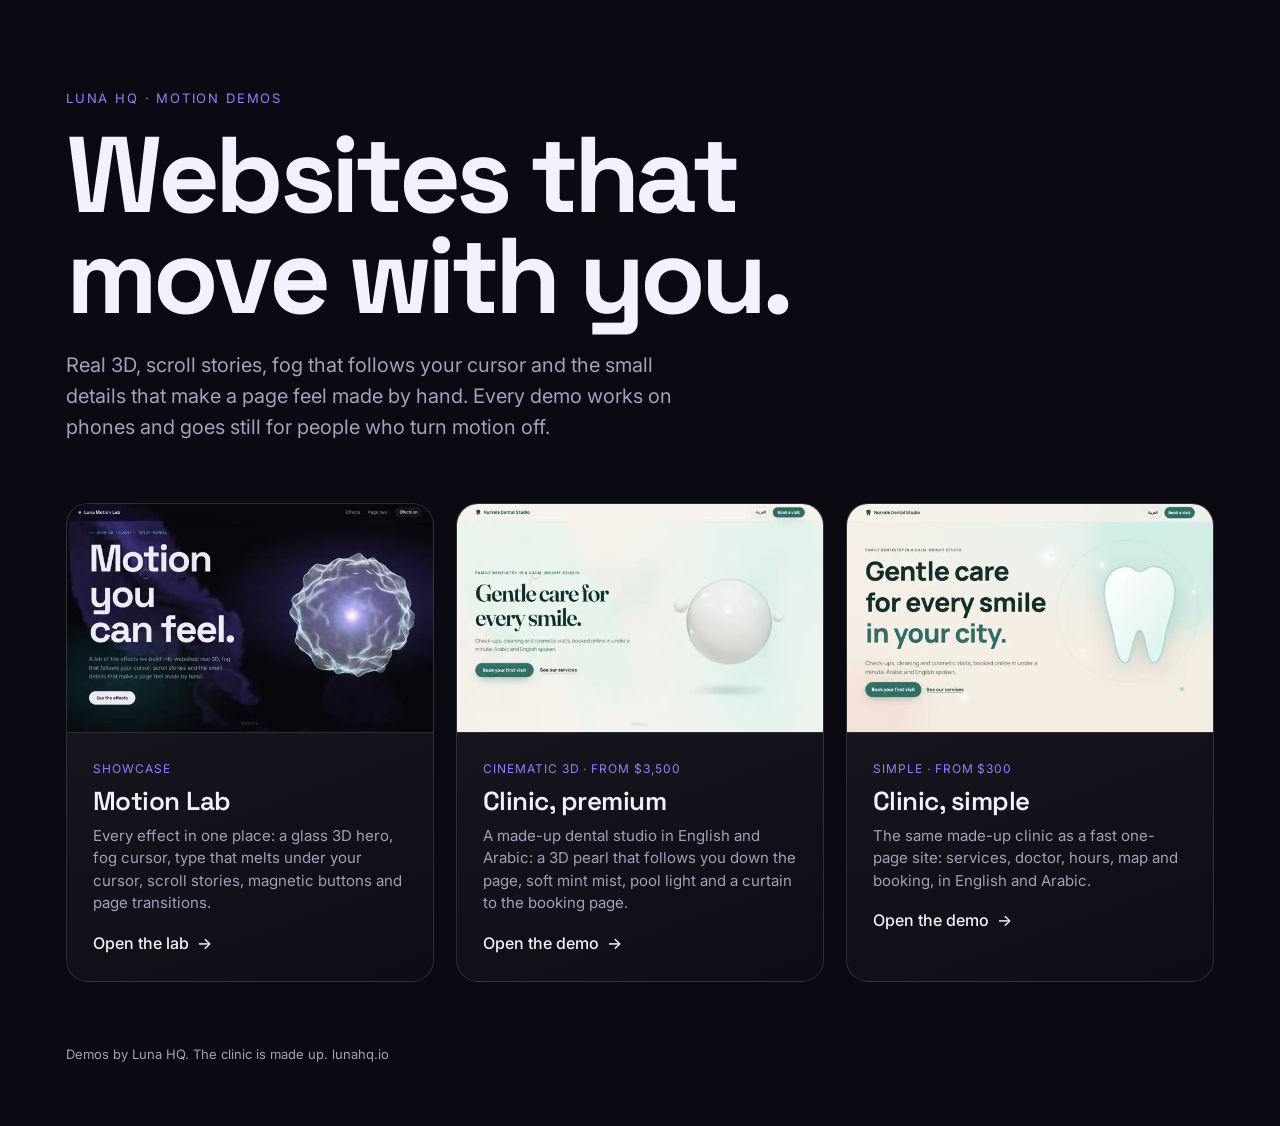
<file: index.html>
<!doctype html>
<html lang="en">
<head>
<meta charset="utf-8">
<meta name="viewport" content="width=device-width, initial-scale=1">
<title>Luna HQ Motion Demos</title>
<meta name="description" content="Website demos by Luna HQ: 3D, scroll stories, fog cursors and motion details.">
<link rel="icon" href="data:image/svg+xml,%3Csvg xmlns=%22http://www.w3.org/2000/svg%22 viewBox=%220 0 16 16%22%3E%3Ccircle cx=%228%22 cy=%228%22 r=%227%22 fill=%22%237c5cff%22/%3E%3C/svg%3E">
<link rel="preconnect" href="https://fonts.googleapis.com"><link rel="preconnect" href="https://fonts.gstatic.com" crossorigin>
<link href="https://fonts.googleapis.com/css2?family=Inter:wght@400;500;700&family=Space+Grotesk:wght@600;700&display=swap" rel="stylesheet">
<style>
  :root { --bg:#0b0912; --fg:#f4f1ff; --muted:#a59fbf; --line:rgba(255,255,255,.12); --accent:#9b7bff; --teal:#2ad1c9; }
  * { box-sizing:border-box; margin:0; }
  html { background:var(--bg); color-scheme:dark; }
  body { background:var(--bg); color:var(--fg); font-family:Inter,system-ui,sans-serif; min-height:100vh; overflow-x:hidden; -webkit-font-smoothing:antialiased; }
  main { position:relative; z-index:2; max-width:1180px; margin:0 auto; padding:clamp(48px,10vh,120px) 16px 64px; }
  .eyebrow { font-size:13px; letter-spacing:.14em; text-transform:uppercase; color:var(--accent); }
  h1 { font:700 clamp(46px,8.4vw,112px)/.94 'Space Grotesk',Inter,sans-serif; letter-spacing:-.045em; margin:18px 0 24px; }
  h1 .w { display:inline-block; white-space:nowrap; }
  h1 .c { display:inline-block; }
  .js h1 .c { opacity:0; transform:translateY(.55em) rotate(6deg); filter:blur(8px);
    animation:hc .9s cubic-bezier(.16,1,.3,1) forwards; animation-delay:calc(var(--i) * 28ms + 120ms); }
  @keyframes hc { to { opacity:1; transform:none; filter:none; } }
  .lede { max-width:620px; font-size:clamp(17px,2vw,20px); line-height:1.55; color:var(--muted); }
  .grid { display:grid; grid-template-columns:repeat(auto-fit,minmax(300px,1fr)); gap:22px; margin-top:60px; perspective:1100px; }
  a.card { position:relative; display:block; border:1px solid var(--line); border-radius:22px; color:inherit; text-decoration:none; overflow:hidden;
    background:linear-gradient(160deg,rgba(255,255,255,.07),rgba(255,255,255,.015)); transform-style:preserve-3d;
    transform:rotateX(var(--rx,0deg)) rotateY(var(--ry,0deg)) translateZ(0); transition:transform .5s cubic-bezier(.2,.8,.2,1), border-color .35s, box-shadow .5s; }
  a.card.is-tilting { transition:transform .08s linear, border-color .35s, box-shadow .5s; }
  a.card:hover, a.card:focus-visible { border-color:rgba(155,123,255,.55); box-shadow:0 40px 80px -40px rgba(124,92,255,.55); outline:none; }
  a.card:focus-visible { outline:2px solid var(--teal); outline-offset:4px; }
  a.card::after { content:''; position:absolute; inset:0; pointer-events:none; border-radius:inherit; opacity:0; transition:opacity .4s;
    background:radial-gradient(420px circle at var(--mx,50%) var(--my,50%), rgba(255,255,255,.18), rgba(255,255,255,.04) 35%, transparent 60%); mix-blend-mode:screen; }
  a.card:hover::after { opacity:1; }
  .thumb { position:relative; aspect-ratio:16/10; background:#120f1d center/cover no-repeat; border-bottom:1px solid var(--line); overflow:hidden; }
  .thumb video { position:absolute; inset:0; width:100%; height:100%; object-fit:cover; opacity:0; transition:opacity .6s; transform:translateZ(30px) scale(1.02); }
  .thumb video.is-playing { opacity:1; }
  .body { padding:24px 26px 28px; transform:translateZ(24px); }
  .tag { font-size:12px; color:var(--accent); letter-spacing:.08em; text-transform:uppercase; }
  .card h2 { font:600 26px/1.15 'Space Grotesk',Inter,sans-serif; margin:10px 0 8px; letter-spacing:-.02em; }
  .card p { color:var(--muted); line-height:1.5; font-size:15px; }
  .go { margin-top:18px; display:inline-flex; gap:8px; font-weight:500; }
  .go i { font-style:normal; transition:transform .35s cubic-bezier(.2,.8,.2,1); }
  a.card:hover .go i { transform:translateX(5px); }
  footer { margin-top:64px; color:var(--muted); font-size:13px; }
  @media (prefers-reduced-motion: reduce) {
    a.card, a.card.is-tilting { transition:none; transform:none; }
    .js h1 .c { animation:none; opacity:1; transform:none; filter:none; }
    .thumb video { display:none; }
  }
</style>
<script>document.documentElement.classList.add('js');</script>
</head>
<body>
<main>
  <p class="eyebrow">Luna HQ · Motion demos</p>
  <h1 data-chars aria-label="Websites that move with you.">Websites that<br>move with you.</h1>
  <p class="lede">Real 3D, scroll stories, fog that follows your cursor and the small details that make a page feel made by hand. Every demo works on phones and goes still for people who turn motion off.</p>
  <div class="grid">
    <a class="card" href="lab/" data-tilt>
      <div class="thumb" style="background-image:url(media/lab.jpg)"><video muted loop playsinline preload="none" poster="media/lab.jpg" aria-hidden="true" data-src="media/lab.mp4"></video></div>
      <div class="body">
        <span class="tag">Showcase</span>
        <h2>Motion Lab</h2>
        <p>Every effect in one place: a glass 3D hero, fog cursor, type that melts under your cursor, scroll stories, magnetic buttons and page transitions.</p>
        <span class="go">Open the lab <i aria-hidden="true">→</i></span>
      </div>
    </a>
    <a class="card" href="clinic-premium/" data-tilt>
      <div class="thumb" style="background-image:url(media/clinic-premium.jpg)"><video muted loop playsinline preload="none" poster="media/clinic-premium.jpg" aria-hidden="true" data-src="media/clinic-premium.mp4"></video></div>
      <div class="body">
        <span class="tag">Cinematic 3D · from $3,500</span>
        <h2>Clinic, premium</h2>
        <p>A made-up dental studio in English and Arabic: a 3D pearl that follows you down the page, soft mint mist, pool light and a curtain to the booking page.</p>
        <span class="go">Open the demo <i aria-hidden="true">→</i></span>
      </div>
    </a>
    <a class="card" href="clinic/" data-tilt>
      <div class="thumb" style="background-image:url(media/clinic.jpg)"><video muted loop playsinline preload="none" poster="media/clinic.jpg" aria-hidden="true" data-src="media/clinic.mp4"></video></div>
      <div class="body">
        <span class="tag">Simple · from $300</span>
        <h2>Clinic, simple</h2>
        <p>The same made-up clinic as a fast one-page site: services, doctor, hours, map and booking, in English and Arabic.</p>
        <span class="go">Open the demo <i aria-hidden="true">→</i></span>
      </div>
    </a>
  </div>
  <footer>Demos by Luna HQ. The clinic is made up. lunahq.io</footer>
</main>
<script type="module">
  import { motionOff, lowPower } from './kit/util.js';
  const still = motionOff();
  // headline: wrap each letter (words stay unbroken) so it reveals letter by letter on load
  const h = document.querySelector('[data-chars]');
  if (h && !still) {
    let i = 0;
    h.innerHTML = h.innerHTML.split(/(<br\s*\/?>)/i).map((part) => /^<br/i.test(part) ? part : part.split(' ').filter(Boolean).map((w) =>
      `<span class="w" aria-hidden="true">${[...w].map((c) => `<span class="c" style="--i:${i++}">${c}</span>`).join('')}</span>`).join(' ')).join('');
  }
  // cards tilt toward the cursor with a moving sheen (mouse only)
  if (!still && matchMedia('(hover: hover) and (pointer: fine)').matches) {
    document.querySelectorAll('[data-tilt]').forEach((card) => {
      let raf = 0;
      card.addEventListener('pointermove', (e) => {
        const r = card.getBoundingClientRect(), x = (e.clientX - r.left) / r.width, y = (e.clientY - r.top) / r.height;
        cancelAnimationFrame(raf); raf = requestAnimationFrame(() => {
          card.classList.add('is-tilting');
          card.style.setProperty('--ry', `${(x - 0.5) * 12}deg`); card.style.setProperty('--rx', `${(0.5 - y) * 10}deg`);
          card.style.setProperty('--mx', `${x * 100}%`); card.style.setProperty('--my', `${y * 100}%`);
        });
      });
      card.addEventListener('pointerleave', () => { cancelAnimationFrame(raf); card.classList.remove('is-tilting');
        card.style.setProperty('--rx', '0deg'); card.style.setProperty('--ry', '0deg'); });
    });
  }
  // preview clips: one plays at a time (three decoding at once can halve the frame rate on weaker machines).
  // Mouse: the hovered or focused card plays, and the first card plays until you point at another.
  // Touch: the card most in view plays. Clips load only when needed; posters show otherwise.
  if (!still) {
    const vids = [...document.querySelectorAll('video[data-src]')];
    let cur = null;
    const play = (v) => { if (cur === v) return; if (cur) { cur.pause(); cur.classList.remove('is-playing'); } cur = v;
      if (!v) return; if (!v.src) v.src = v.dataset.src; v.play().then(() => v.classList.add('is-playing')).catch(() => {}); };
    if (matchMedia('(hover: hover)').matches) {
      vids.forEach((v) => { const card = v.closest('a'); card.addEventListener('pointerenter', () => play(v)); card.addEventListener('focus', () => play(v)); });
      new IntersectionObserver((es) => es.forEach((e) => { if (e.isIntersecting && !cur) play(e.target); if (!e.isIntersecting && cur === e.target) play(null); }),
        { threshold: 0.4 }).observe(vids[0]);
    } else {
      const seen = new Map();
      const io = new IntersectionObserver((es) => { es.forEach((e) => seen.set(e.target, e.intersectionRatio));
        let best = null, br = 0.55; seen.forEach((r, v) => { if (r > br) { best = v; br = r; } }); play(best); }, { threshold: [0, 0.25, 0.55, 0.8, 1] });
      vids.forEach((v) => io.observe(v));
    }
  }
  // soft fog behind everything (desktop; phones and reduced motion skip it inside the module)
  if (!lowPower()) import('./kit/fog-cursor.js').then((m) => m.init(document.body, { colors: ['#7c5cff', '#2ad1c9', '#ff5c8a'], strength: 0.13, zIndex: 1 })).catch(() => {});
</script>
</body>
</html>
</file>
